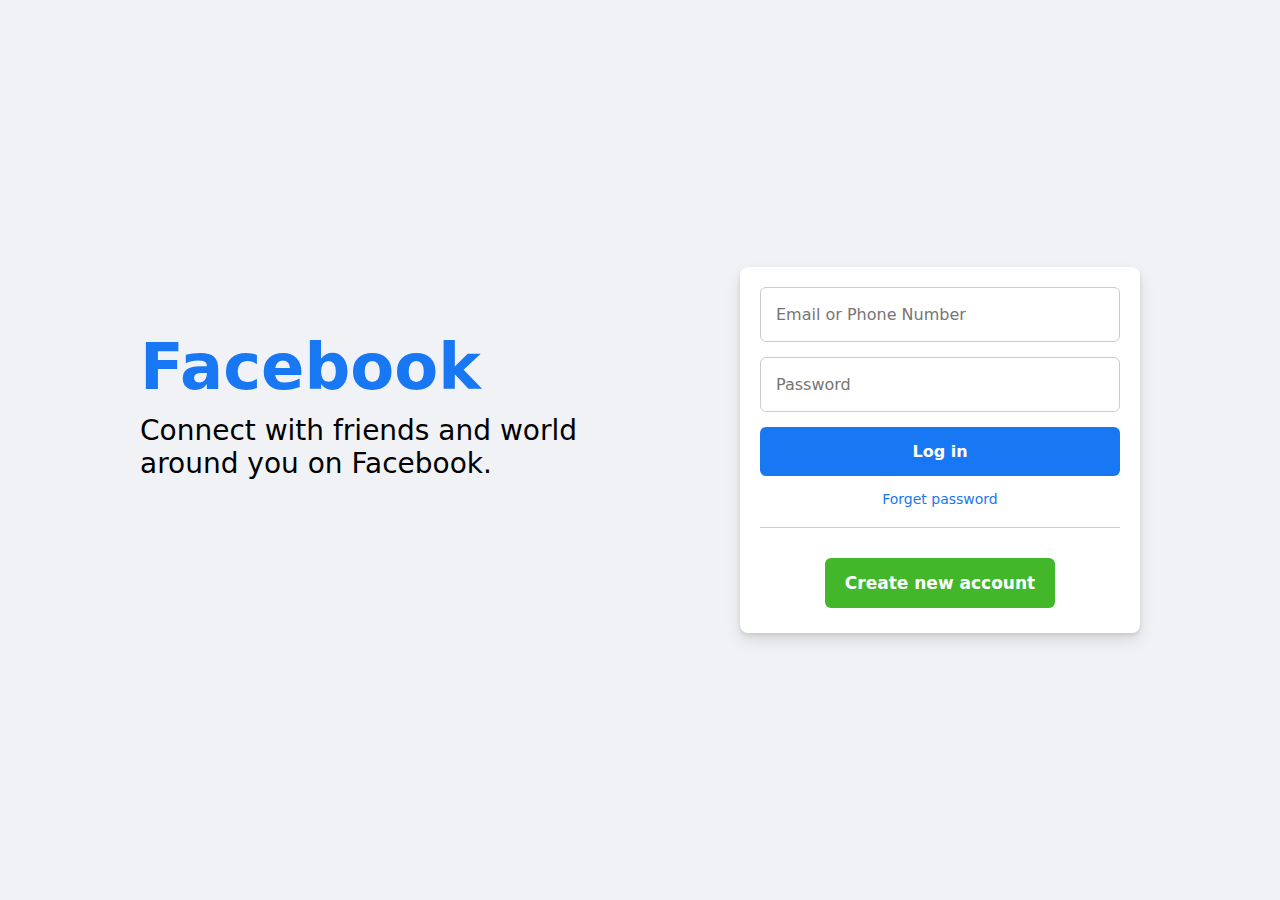
<file: facebook/index.html>
<!DOCTYPE html>
<html lang="en">
<head>
    <meta charset="UTF-8">
    <meta name="viewport" content="width=device-width, initial-scale=1.0">
    <title>Facebook login page</title>
    <link rel="stylesheet" href="style.css">
</head>
<body>
    <div class="container">
        <div class="facebook-page">
            <div class="text">
                <h1>Facebook</h1>
                <p>Connect with friends and world</p>
                <p>around you on Facebook.</p>
            </div>
            <form action="a">
                <input type="email" placeholder="Email or Phone Number">
                <input type="password" placeholder="Password">
                <div class="login-link">
                    <button type="submit" class="login-btn">Log in</button>
                    <a href="#" class="forget-password">Forget password</a>
                </div>
                <hr>
                <div class="create-account">
                    <a href="#">Create new account</a>
                </div>
            </form>
            
        </div>
    </div>
</body>
</html>
</file>
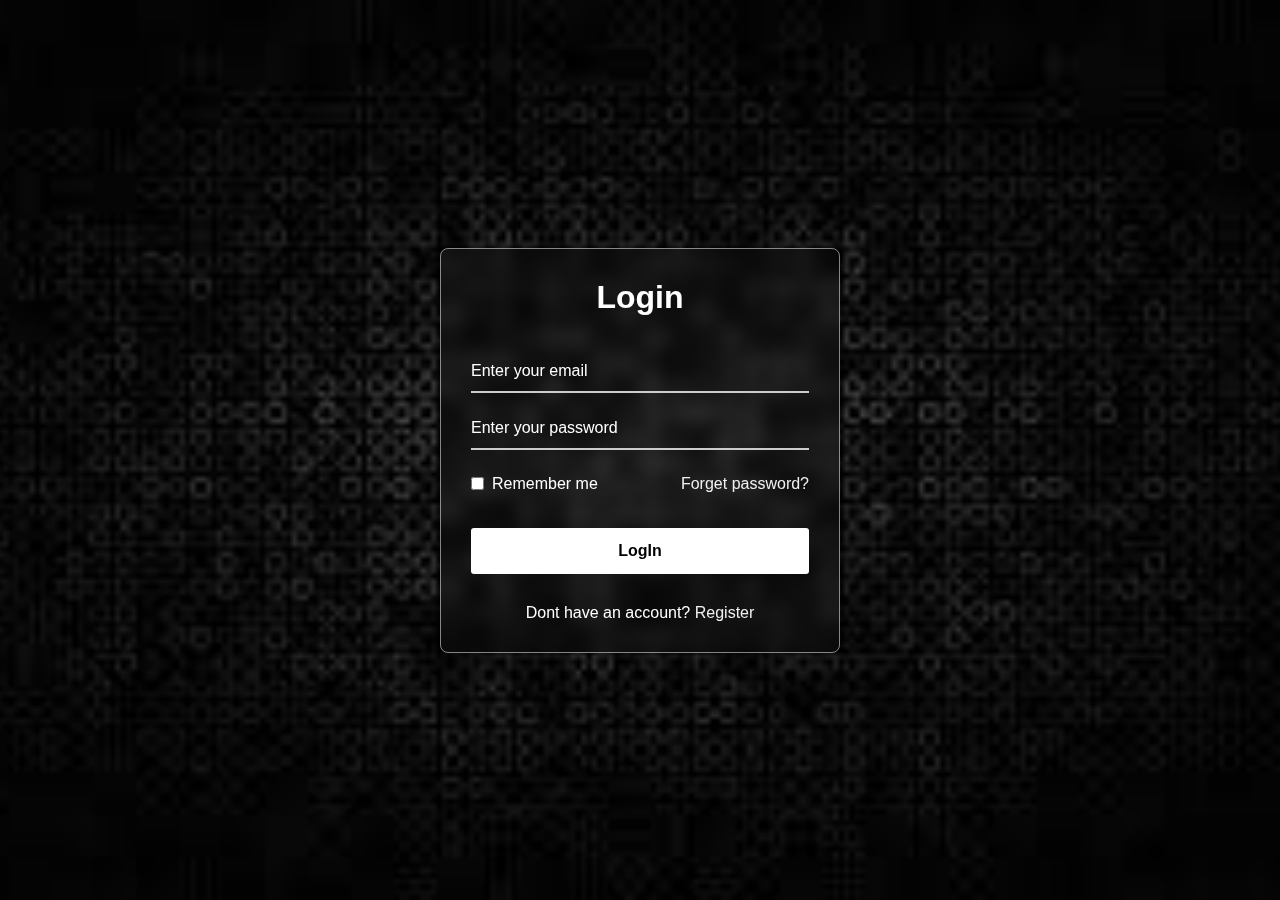
<file: login form/index.html>
<!DOCTYPE html>
<html lang="en">
<head>
    <meta charset="UTF-8">
    <meta name="viewport" content="width=device-width, initial-scale=1.0">
    <title>Log in Form</title>
    <link rel="stylesheet" href="style.css">
</head>
<body>
    <div class="login-raper">
        <form action="#">
            <h2>Login</h2>
            <div class="input-field">
                <input type="text" required>
                <label>Enter your email</label>
            </div>
            <div class="input-field">
                <input type="password" required>
                <label>Enter your password</label>
            </div>

            <div class="password-options">
                <label for="remember">
                    <input type="checkbox" id= "remember">
                    <p>Remember me</p>
                </label>
                <a href="#">Forget password?</a>
            </div>
            <button type="submit">LogIn</button>
            <div class="account-options">
                <p>Dont have an account? <a href="#">Register</a></p>
            </div>
            
        </form>
        
        
    </div>
</body>
</html>
</file>
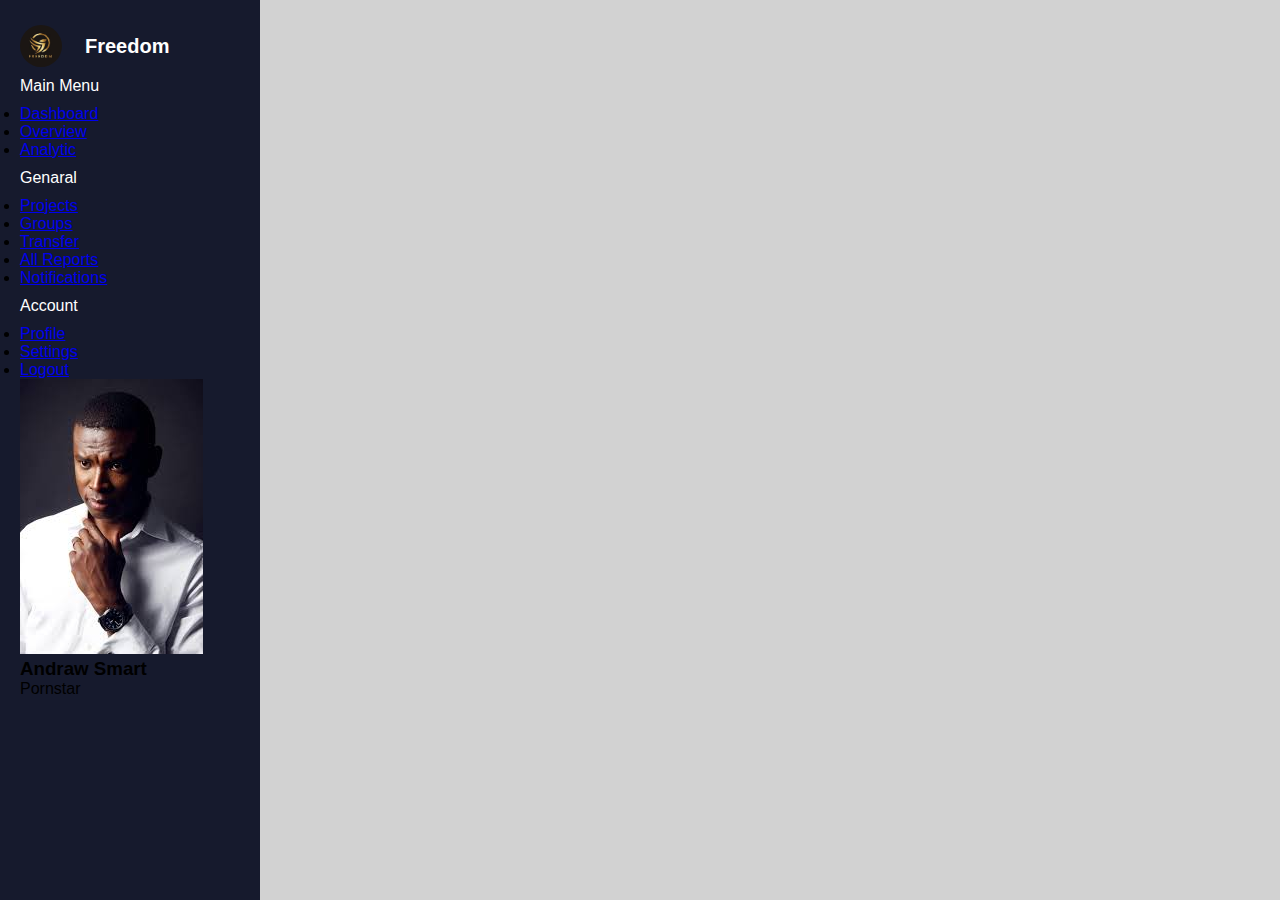
<file: sidebar/index.html>
<!DOCTYPE html>
<html lang="en">
<head>
    <meta charset="UTF-8">
    <meta name="viewport" content="width=device-width, initial-scale=1.0">
    <title>Responsive Side Bar</title>
    <link rel="stylesheet" href="style.css">
</head>
<body>
    <aside class="sidebar">
        <div class="sidebar-header">
            <img src="logo.jpg" alt="logo">
            <h2>Freedom</h2>
        </div>
        <ul class="sidebar-links">
            <h4>
                <span>Main Menu</span>
            </h4>
            <li>
                <a href="#"><span 
                class="material-symbols-outlined">
                    </span>Dashboard</a>
            </li>
            <li>
                <a href="#"><span 
                class="material-symbols-outlined">
                    </span>Overview</a>
            </li>
            <li>
                <a href="#"><span 
                class="material-symbols-outlined">
                    </span>Analytic</a>
            </li>
            <h4>
                <span>Genaral</span>
            </h4>
            <li>
                
                <a href="#"><span 
                class="material-symbols-outlined">
                    </span>Projects</a>
            </li>
            <li>
                <a href="#"><span 
                class="material-symbols-outlined">
                    </span>Groups</a>
            </li>
            <li>
                <a href="#"><span 
                class="material-symbols-outlined">
                    </span>Transfer</a>
            </li>
            <li>
                <a href="#"><span 
                class="material-symbols-outlined">
                    </span>All Reports</a>
            </li>
            <li>
                <a href="#"><span 
                class="material-symbols-outlined">
                    </span>Notifications</a>
            </li>
            <h4>
                <span>Account</span>
            </h4>
            <li>
                
                <a href="#"><span 
                class="material-symbols-outlined">
                    </span>Profile</a>
            </li>
            <li>
                <a href="#"><span 
                class="material-symbols-outlined">
                    </span>Settings</a>
            </li>
            <li>
                <a href="#"><span 
                class="material-symbols-outlined">
                    </span>Logout</a>
            </li>
        </ul>
        <div class="user-account">
            <div class="user-profile">
                <img src="pro.jpg" alt="profile-img">
                <div class="user-details">
                    <h3>Andraw Smart</h3>
                    <span>Pornstar</span>
                </div>
            </div>
        </div>
    </aside>
</body>
</html>
</file>
<file: facebook/style.css>
* {
    margin: 0;
    padding: 0;
    box-sizing: border-box;
    font-family: system-ui, -apple-system, BlinkMacSystemFont, 'Segoe UI', Roboto, Oxygen, Ubuntu, Cantarell, 'Open Sans', 'Helvetica Neue', sans-serif;
}

.container {
    display: flex;
    align-items: center;
    justify-content: center;
    min-height: 100vh;
    background: #f0f2f5;
    padding: 0 15px;
}

.facebook-page {
    max-width: 1000px;
    width: 100%;
    display: flex;
    align-items: center;
    justify-content: space-between;
    
}

.facebook-page .text {
    margin-bottom: 90px;
}

.facebook-page h1 {
    font-size: 4rem;
    color: #1877f3;
    margin-bottom: 10px;
}

.facebook-page p{
    font-size: 1.75rem;
}

form {
    display: flex;
    flex-direction: column;
    max-width: 400px;
    width: 100%;
    background: #fff;
    padding: 20px;
    border-radius: 8px;
    box-shadow: 0 2px 4px rgba(0, 0, 0, 0.1),
                0 8px 16px rgba(0, 0, 0, 0.1);

}

form input {
    height: 55px;
    width: 100%;
    padding: 0 15px;
    border: 1px solid #ccc;
    border-radius: 6px;
    font-size: 1rem;
    margin-bottom: 15px;
}

form input :focus {
    outline: none;
    font-size: 1.063rem;
}

.login-link {
    display: flex;
    flex-direction: column;
    text-align: center;
    gap: 15px;
}

.login-link .login-btn {
    padding: 15px 0;
    outline: none;
    border: none;
    font-size: 1rem;
    font-weight: 600;
    background: #1877f2;
    border-radius: 6px;
    color: #fff;
    cursor: pointer;
    transition: 0.2s ease;
}

.login-link  .login-btn:hover {
    background: #0d65d9;

}

form a {
    text-decoration: none;

}

.login-link .forget-password {
    color: #1877f2;
    font-size: 0.875rem;
}

.login-link .forget-password:hover{
    text-decoration: underline;
}

hr {
    border: none;
    height: 1px;
    background: #ccc;
    margin-bottom: 20px;
    margin-top: 20px;
}

.create-account {
    margin-top: 25px;
    text-align: center;
    margin-bottom: 20px;
}

.create-account a{
    padding: 15px 20px;
    background: #42b72a;
    border-radius: 6px;
    color: #fff;
    font-size: 1.063rem;
    font-weight: 600;
}

.create-account a:hover {
    background: #3ba626;
}

@media (max-width: 900px) {
    .facebook-page {
        flex-direction: column;
        text-align: center;

    }

    .facebook-page .text {
        margin-bottom: 30px;

    }
}

@media (max-width: 460px) {
    .facebook-page h1 {
        font-size: 3.5rem;
    }

    .facebook-page p {
        font-size: 1.3rem;

    }

    form {
        padding: 15px;
    }
}
</file>
<file: login form/style.css>
* {
    margin: 0;
    padding: 0;
    box-sizing: border-box;
    font-family: sans-serif;
}

body {
    display: flex;
    align-items: center;
    justify-content: center;
    min-height: 100vh;
    width: 100%;
}

body::before {
    content: "";
    position: absolute;
    height: 100%;
    width: 100%;
    background: url(back.jpg);
    background-position: center;
    background-size: cover;
}

.login-raper {
    width: 400px;
    padding: 30px;
    border: 1px solid rgba(255, 255, 255,0.5);
    border-radius: 8px;
    backdrop-filter: blur(8px);
    text-align: center;
    -webkit-backdrop-filter: blur(8px);
}

form {
    display: flex;
    flex-direction: column;
}

form h2 {
    font-size: 2rem;
    color: #fff;
    margin-bottom: 20px;
}

.input-field {
    border-bottom: 2px solid #ccc;
    position: relative;margin-top: 15px;
}

.input-field input {
    width: 100%;
    height: 40px;
    background: transparent;
    border: none;
    outline: none;
    color: #fff;
    font-size: 1rem;
}

.input-field label {
    position: absolute;  
    top: 50%;
    left: 0;
    transform: translateY(-50%);
    color: #fff;
    font-size: 1rem;
    pointer-events: none;
    transition: 0.3s;
}

.input-field input:focus~label,
.input-field input:valid~label {
    transform: translateY(-120%);
    font-size: 0.8rem;
    top: 10px;
}

.password-options {
    display: flex;
    align-items: center;
    justify-content: space-between;
    margin: 25px 0 35px 0;
    color: #fff;
}

.password-options label {
    display: flex;
    align-items: center;
}

.password-options label p {
    margin-left: 8px;

}


#remember {
    accent-color: #fff;
}

.login-raper a {
    color: #efefef;
    text-decoration: none;
}

.login-raper a:hover {
    text-decoration: underline;
}

button {
    background: #fff;
    color: #000;
    font-size: 1rem;
    font-weight: 600;
    padding: 12px 20px;
    border-radius: 3px;
    border: 2px solid transparent;
    cursor: pointer;
    transition: 0.3s ease;
}

button:hover {
    background: rgba(255, 255, 255,0.15);
    color: #fff;
    border-color: #fff;
}

.account-options {
    text-align: center;
    margin-top: 30px;
    color: #fff;

}
</file>
<file: sidebar/style.css>
* {
    margin: 0;
    padding: 0;
    box-sizing: border-box;
    font-family: sans-serif;
}

.sidebar-header img {
    width: 42px;
    border-radius: 50%;

}

body {
    min-height: 100vh;
    background: #d2d2d2;
}

.sidebar {
    position: fixed;
    top: 0;
    left: 0;
    height: 100%;
    width: 260px;
    background: #161a2d;
    padding: 25px 20px;
}

.sidebar-header h2 {
    font-size: 1.25rem;
    font-weight: 600;
    color: #fff;
    margin-left: 23px;
}

.sidebar-header {
    display: flex;
    align-items: center;
}

.sidebar-links h4 {
    color: #fff;
    font-weight: 500;
    margin: 10px 0;
}
</file>
